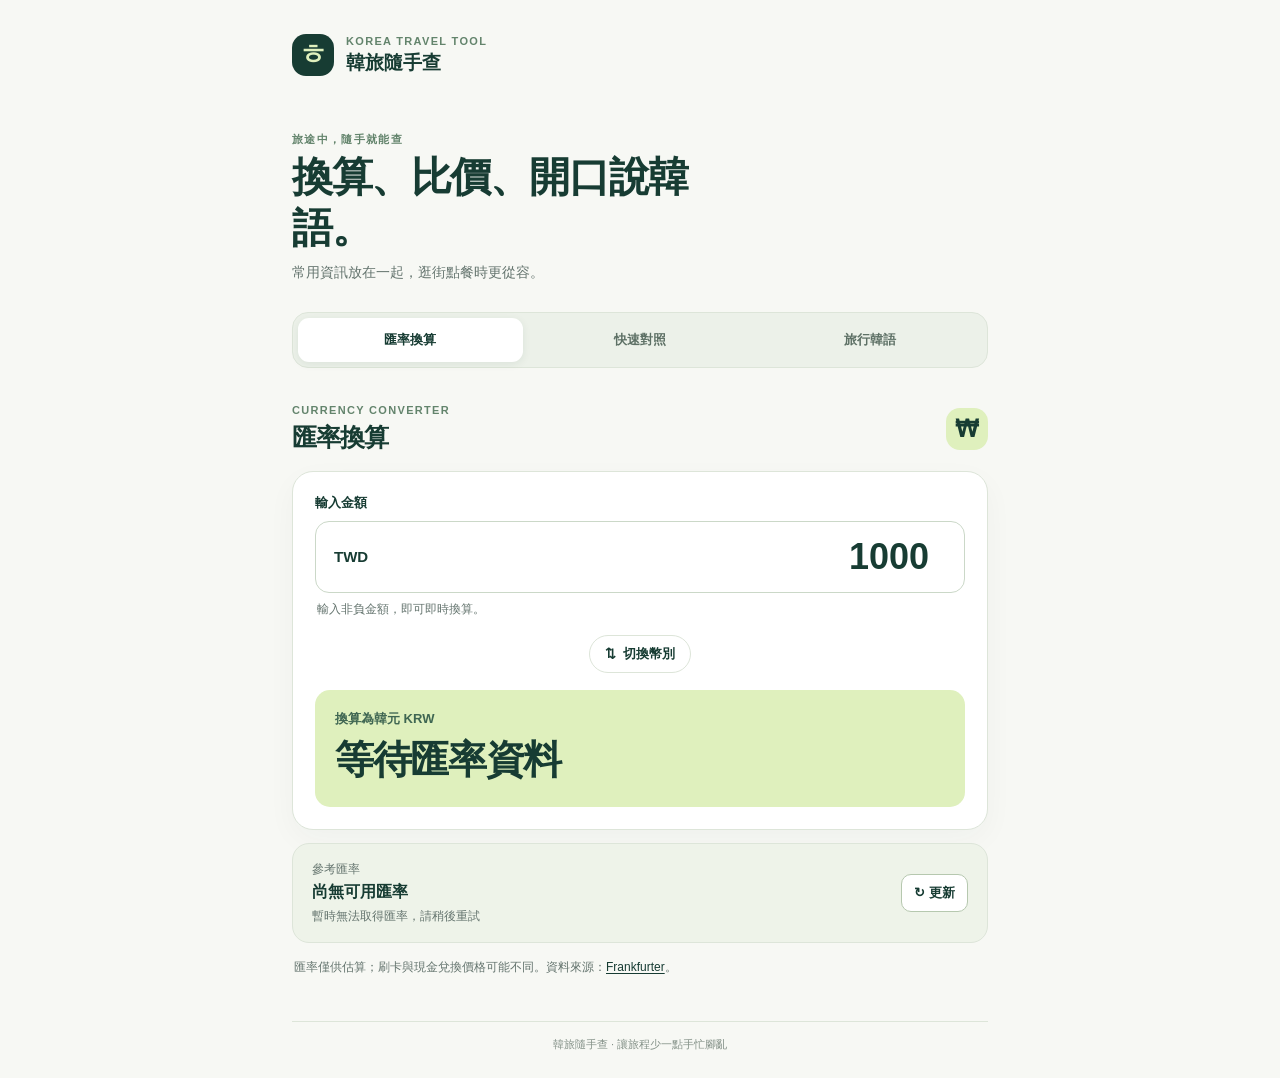
<file: index.html>
<!doctype html>
<html lang="zh-Hant">
<head>
  <meta charset="utf-8">
  <meta name="viewport" content="width=device-width, initial-scale=1, viewport-fit=cover">
  <meta name="theme-color" content="#f7f8f4">
  <meta name="description" content="韓國旅行隨手查：台幣韓元換算、金額對照與實用韓語。">
  <link rel="manifest" href="./manifest.json">
  <link rel="icon" type="image/svg+xml" href="./icons/icon.svg">
  <link rel="stylesheet" href="./css/style.css">
  <title>韓旅隨手查</title>
  <script type="module" src="./js/app.js"></script>
</head>
<body>
  <div class="app-shell">
    <header class="site-header">
      <div class="brand-mark" aria-hidden="true">ㅎ</div>
      <div>
        <p class="eyebrow">KOREA TRAVEL TOOL</p>
        <h1>韓旅隨手查</h1>
      </div>
    </header>

    <main id="main-content">
      <section class="intro">
        <p class="eyebrow">旅途中，隨手就能查</p>
        <h2>換算、比價、開口說韓語。</h2>
        <p>常用資訊放在一起，逛街點餐時更從容。</p>
      </section>

      <nav class="tabs" aria-label="功能選單">
        <button class="tab is-active" type="button" id="tab-exchange" data-view="exchange" aria-controls="view-exchange" aria-current="page">匯率換算</button>
        <button class="tab" type="button" id="tab-table" data-view="table" aria-controls="view-table">快速對照</button>
        <button class="tab" type="button" id="tab-phrases" data-view="phrases" aria-controls="view-phrases">旅行韓語</button>
      </nav>

      <section class="view" id="view-exchange" aria-labelledby="tab-exchange">
        <div class="section-heading">
          <div>
            <p class="eyebrow">CURRENCY CONVERTER</p>
            <h2>匯率換算</h2>
          </div>
          <span class="section-icon" aria-hidden="true">₩</span>
        </div>

        <div class="card converter">
          <label class="field-label" for="amount">輸入金額</label>
          <div class="amount-field">
            <span id="from-currency" class="currency-code">TWD</span>
            <input id="amount" type="number" min="0" step="any" inputmode="decimal" value="1000" autocomplete="off" aria-describedby="amount-hint">
          </div>
          <p id="amount-hint" class="field-hint">輸入非負金額，即可即時換算。</p>

          <button class="swap-button" type="button" id="swap-currency" aria-label="切換台幣與韓元換算方向">⇅ <span>切換幣別</span></button>

          <div class="result-box" aria-live="polite">
            <p id="to-currency-label" class="result-label">換算為韓元 KRW</p>
            <p id="converted-amount" class="result-amount">—</p>
          </div>
        </div>

        <div class="rate-card">
          <div>
            <p class="rate-label">參考匯率</p>
            <p id="rate-summary" class="rate-summary">正在取得匯率…</p>
            <p id="rate-status" class="rate-status" role="status"></p>
          </div>
          <button type="button" class="refresh-button" id="refresh-rate" aria-label="更新匯率">↻ <span>更新</span></button>
        </div>
        <p class="note">匯率僅供估算；刷卡與現金兌換價格可能不同。資料來源：<a href="https://frankfurter.dev/" target="_blank" rel="noopener noreferrer">Frankfurter</a>。</p>
      </section>

      <section class="view" id="view-table" aria-labelledby="tab-table" hidden>
        <div class="section-heading">
          <div>
            <p class="eyebrow">PRICE CHEAT SHEET</p>
            <h2>金額快速對照</h2>
          </div>
          <span class="section-icon" aria-hidden="true">≈</span>
        </div>
        <p class="section-description">看到韓元標價時，快速估算約合多少台幣。點選金額可帶入換算器。</p>
        <div class="card table-card">
          <div class="table-header"><span>韓元 KRW</span><span>約合台幣 TWD</span></div>
          <div id="quick-table" class="table-body"></div>
        </div>
        <p id="table-status" class="note" role="status"></p>
      </section>

      <section class="view" id="view-phrases" aria-labelledby="tab-phrases" hidden>
        <div class="section-heading">
          <div>
            <p class="eyebrow">SAY IT IN KOREAN</p>
            <h2>旅行韓語</h2>
          </div>
          <span class="section-icon" aria-hidden="true">가</span>
        </div>
        <!-- 交由 Google 翻譯處理文字與照片 -->
        <label class="search-label" for="phrase-search">輸入想說的中文</label>
        <input id="phrase-search" class="search-input" type="search" placeholder="例如：請問地鐵站在哪裡？" maxlength="200" autocomplete="off">
        <a id="translate-link" class="translate-link" href="https://translate.google.com/" target="_blank" rel="noopener noreferrer">複製中文並開啟 Google 翻譯 ↗</a>
        <p class="field-hint">會嘗試帶入並複製文字；若未自動帶入，請在 Google 翻譯貼上。</p>
        <p id="phrase-status" class="note" role="status"></p>
        <a class="photo-link card" href="https://translate.google.com/?sl=ko&amp;tl=zh-TW&amp;op=translate" target="_blank" rel="noopener noreferrer">📷 開啟 Google 翻譯拍照 ↗</a>
        <p class="field-hint">請在 Google 翻譯 App 點選相機；若開啟的是網頁，請切換至 App。</p>
        <!-- 常用語搜尋、分類與句子卡片 -->
        <h3 class="pins-heading">旅行常用語</h3>
        <label class="search-label" for="phrase-filter-search">搜尋常用語</label>
        <input id="phrase-filter-search" class="search-input" type="search" placeholder="搜尋中文、韓文或羅馬拼音" autocomplete="off">
        <div id="phrase-filters" class="filter-list" aria-label="常用語分類"></div>
        <div id="phrase-list" class="phrase-list"></div>
        <p id="phrase-list-status" class="note" role="status"></p>
        <!-- 自訂用語：新增後顯示在內建常用語下方，可勾選多筆刪除 -->
        <section class="custom-phrases" aria-labelledby="custom-phrases-heading">
          <h3 id="custom-phrases-heading" class="pins-heading">我的用語</h3>
          <form id="custom-phrase-form" class="custom-phrase-form card">
            <label class="search-label" for="custom-chinese">中文</label>
            <input id="custom-chinese" class="search-input" type="text" maxlength="200" required autocomplete="off">
            <label class="search-label" for="custom-korean">韓文</label>
            <input id="custom-korean" class="search-input" type="text" maxlength="200" required autocomplete="off" lang="ko">
            <label class="search-label" for="custom-romanization">羅馬拼音（選填）</label>
            <input id="custom-romanization" class="search-input" type="text" maxlength="200" autocomplete="off">
            <button class="custom-phrase-button" type="submit">新增用語</button>
          </form>
          <p id="custom-phrase-status" class="note" role="status"></p>
          <div class="custom-phrase-toolbar">
            <button id="delete-selected-phrases" class="custom-phrase-button" type="button" disabled>刪除選取（0）</button>
          </div>
          <div id="custom-phrase-list" class="phrase-list"></div>
        </section>
      </section>
    </main>

    <footer class="site-footer">韓旅隨手查 · 讓旅程少一點手忙腳亂</footer>
  </div>
</body>
</html>
</file>
<file: css/style.css>
/* 基礎色彩與手機版排版 */
:root {
  color-scheme: light;
  --ink: #173c33;
  --muted: #64746e;
  --line: #dde5d9;
  --surface: #fff;
  --background: #f7f8f4;
  --accent: #dff0bd;
  --accent-dark: #b8db83;
}

* { box-sizing: border-box; }
html { scroll-behavior: smooth; }
body { margin: 0; background: var(--background); color: var(--ink); font-family: -apple-system, BlinkMacSystemFont, "Noto Sans TC", "Microsoft JhengHei", sans-serif; }
button, input { font: inherit; }
button { cursor: pointer; }
button:focus-visible, input:focus-visible, a:focus-visible { outline: 3px solid #8abf56; outline-offset: 3px; }
[hidden] { display: none !important; }

.app-shell { width: min(100%, 760px); min-height: 100vh; margin: auto; padding: 0 20px; }
.site-header { display: flex; align-items: center; gap: 12px; padding: 25px 0 18px; }
.brand-mark { display: grid; place-items: center; flex: 0 0 42px; width: 42px; height: 42px; border-radius: 14px; background: var(--ink); color: var(--accent); font-size: 28px; font-weight: 700; }
.eyebrow { margin: 0 0 5px; color: #63846c; font-size: 11px; font-weight: 800; letter-spacing: .12em; }
.site-header h1 { margin: 0; font-size: 19px; line-height: 1.2; }
.intro { padding: 24px 0 22px; }
.intro h2 { max-width: 420px; margin: 0 0 9px; font-size: clamp(28px, 7vw, 41px); line-height: 1.25; letter-spacing: -.035em; }
.intro > p:last-child { margin: 0; color: var(--muted); font-size: 14px; }

/* 功能切換與共用區塊 */
.tabs { display: grid; grid-template-columns: repeat(3, 1fr); gap: 5px; padding: 5px; border: 1px solid var(--line); border-radius: 16px; background: #ecf1e9; }
.tab { min-height: 44px; padding: 7px 3px; border: 0; border-radius: 11px; background: transparent; color: #5d7065; font-size: 13px; font-weight: 700; white-space: nowrap; }
.tab.is-active { background: var(--surface); color: var(--ink); box-shadow: 0 2px 8px #173c3314; }
.view { padding: 30px 0 44px; }
.section-heading { display: flex; align-items: center; justify-content: space-between; margin-bottom: 17px; }
.section-heading h2 { margin: 0; font-size: 25px; letter-spacing: -.035em; }
.section-icon { display: grid; place-items: center; width: 42px; height: 42px; border-radius: 14px; background: var(--accent); font-size: 24px; font-weight: 700; }
.section-description { margin: -3px 0 18px; color: var(--muted); font-size: 14px; line-height: 1.6; }
.card { border: 1px solid var(--line); border-radius: 21px; background: var(--surface); box-shadow: 0 10px 30px #173c3309; }
.note { margin: 15px 2px 0; color: var(--muted); font-size: 12px; line-height: 1.6; }
.note a { color: var(--ink); text-underline-offset: 2px; }

/* 匯率換算器 */
.converter { padding: 22px; }
.field-label, .search-label { display: block; margin-bottom: 9px; font-size: 13px; font-weight: 700; }
.amount-field { display: flex; align-items: center; gap: 14px; min-height: 72px; padding: 0 18px; border: 1px solid #cbd8c8; border-radius: 14px; }
.currency-code { color: var(--ink); font-size: 15px; font-weight: 800; }
.amount-field input { width: 100%; min-width: 0; border: 0; outline: 0; background: transparent; color: var(--ink); font-size: clamp(28px, 8vw, 36px); font-weight: 750; text-align: right; }
.amount-field:focus-within { border-color: #83b65b; box-shadow: 0 0 0 3px #83b65b2b; }
.field-hint { margin: 8px 2px 0; color: var(--muted); font-size: 12px; }
.swap-button { display: flex; align-items: center; gap: 7px; margin: 17px auto; padding: 9px 15px; border: 1px solid var(--line); border-radius: 999px; background: var(--surface); color: var(--ink); font-size: 13px; font-weight: 700; }
.swap-button::first-letter { font-size: 19px; }
.result-box { padding: 20px; border-radius: 15px; background: var(--accent); }
.result-label { margin: 0 0 5px; color: #3f6652; font-size: 13px; font-weight: 700; }
.result-amount { min-height: 42px; margin: 0; overflow-wrap: anywhere; font-size: clamp(29px, 8vw, 39px); font-weight: 800; letter-spacing: -.035em; }
.rate-card { display: flex; align-items: center; justify-content: space-between; gap: 10px; margin-top: 13px; padding: 17px 19px; border: 1px solid var(--line); border-radius: 17px; background: #eef3e9; }
.rate-label { margin: 0 0 4px; color: var(--muted); font-size: 12px; }
.rate-summary { margin: 0; font-size: 16px; font-weight: 800; }
.rate-status { margin: 5px 0 0; color: var(--muted); font-size: 12px; }
.refresh-button { flex: 0 0 auto; padding: 9px 12px; border: 1px solid #b6c8af; border-radius: 10px; background: var(--surface); color: var(--ink); font-size: 13px; font-weight: 700; }
.refresh-button:disabled { cursor: wait; opacity: .6; }

/* 韓元價格對照 */
.table-card { overflow: hidden; }
.table-header, .table-row { display: grid; grid-template-columns: 1fr 1fr; align-items: center; gap: 10px; width: 100%; text-align: left; }
.table-header { padding: 14px 19px; background: #ecf2e8; color: #5d7065; font-size: 12px; font-weight: 800; }
.table-header span:last-child, .table-row span:last-child { text-align: right; }
.table-row { min-height: 59px; padding: 11px 19px; border: 0; border-top: 1px solid var(--line); background: var(--surface); color: var(--ink); font-size: 16px; font-weight: 750; }
.table-row:hover { background: #f5faed; }
.table-row span:last-child { color: #416c4f; }
.table-empty { margin: 0; padding: 22px 19px; color: var(--muted); font-size: 13px; }

/* 外部翻譯入口與常用語卡片 */
.translate-link, .photo-link { display: flex; align-items: center; justify-content: center; min-height: 46px; padding: 11px 16px; border-radius: 12px; font-size: 14px; font-weight: 700; text-align: center; text-decoration: none; }
.translate-link { margin-top: 12px; background: var(--ink); color: var(--surface); }
.photo-link { margin-top: 22px; color: var(--ink); }
.phrase-actions { display: flex; flex-wrap: wrap; justify-content: flex-end; gap: 7px; }
.phrase-actions button { min-height: 35px; padding: 6px 10px; border: 1px solid #cbd8c8; border-radius: 9px; background: #f5f9ee; color: var(--ink); font-size: 12px; font-weight: 700; }
.pins-heading { margin: 26px 0 12px; font-size: 17px; }
.search-input { width: 100%; min-height: 50px; padding: 0 15px; border: 1px solid #cbd8c8; border-radius: 12px; background: var(--surface); color: var(--ink); font-size: 15px; }
.filter-list { display: flex; gap: 8px; overflow-x: auto; padding: 15px 0 17px; scrollbar-width: none; }
.filter-list::-webkit-scrollbar { display: none; }
.filter-button { flex: 0 0 auto; min-height: 36px; padding: 7px 14px; border: 1px solid var(--line); border-radius: 999px; background: var(--surface); color: var(--muted); font-size: 13px; font-weight: 700; }
.filter-button.is-active { border-color: var(--ink); background: var(--ink); color: var(--surface); }
.phrase-list { display: grid; gap: 11px; }
.phrase-card { padding: 17px 18px; border: 1px solid var(--line); border-radius: 17px; background: var(--surface); }
.phrase-top { display: flex; align-items: flex-start; justify-content: space-between; gap: 10px; }
.phrase-category { margin: 0 0 7px; color: #63846c; font-size: 11px; font-weight: 800; }
.phrase-chinese { margin: 0; font-size: 15px; font-weight: 700; }
.phrase-korean { margin: 10px 0 3px; font-size: 24px; font-weight: 800; line-height: 1.35; }
.phrase-romanization { margin: 0; color: var(--muted); font-size: 12px; }
.speak-button { flex: 0 0 auto; min-width: 66px; min-height: 35px; padding: 6px 10px; border: 1px solid #cbd8c8; border-radius: 9px; background: #f5f9ee; color: var(--ink); font-size: 12px; font-weight: 700; }
.phrase-actions button[aria-pressed="true"] { border-color: var(--ink); background: var(--accent); }
.empty-message { padding: 25px 18px; border: 1px dashed var(--line); border-radius: 15px; color: var(--muted); text-align: center; }
/* 自訂用語表單與批次勾選 */
.custom-phrases { margin-top: 30px; padding-top: 4px; border-top: 1px solid var(--line); }
.custom-phrase-form { padding: 18px; }
.custom-phrase-form .search-label:not(:first-child) { margin-top: 15px; }
.custom-phrase-button { min-height: 40px; padding: 8px 14px; border: 1px solid var(--ink); border-radius: 10px; background: var(--ink); color: var(--surface); font-size: 13px; font-weight: 700; }
.custom-phrase-button:disabled { cursor: default; opacity: .5; }
.custom-phrase-form .custom-phrase-button { margin-top: 17px; }
.custom-phrase-toolbar { display: flex; justify-content: flex-end; margin: 17px 0 11px; }
.phrase-select { display: inline-flex; align-items: center; gap: 6px; margin-bottom: 10px; color: var(--muted); font-size: 13px; cursor: pointer; }
.phrase-select input { width: 18px; height: 18px; margin: 0; accent-color: var(--ink); }
.site-footer { padding: 15px 0 calc(26px + env(safe-area-inset-bottom)); border-top: 1px solid var(--line); color: #849188; font-size: 11px; text-align: center; }

@media (min-width: 600px) {
  .app-shell { padding: 0 32px; }
  .site-header { padding-top: 34px; }
  .intro { padding: 38px 0 30px; }
  .view { padding-top: 36px; }
}
</file>
